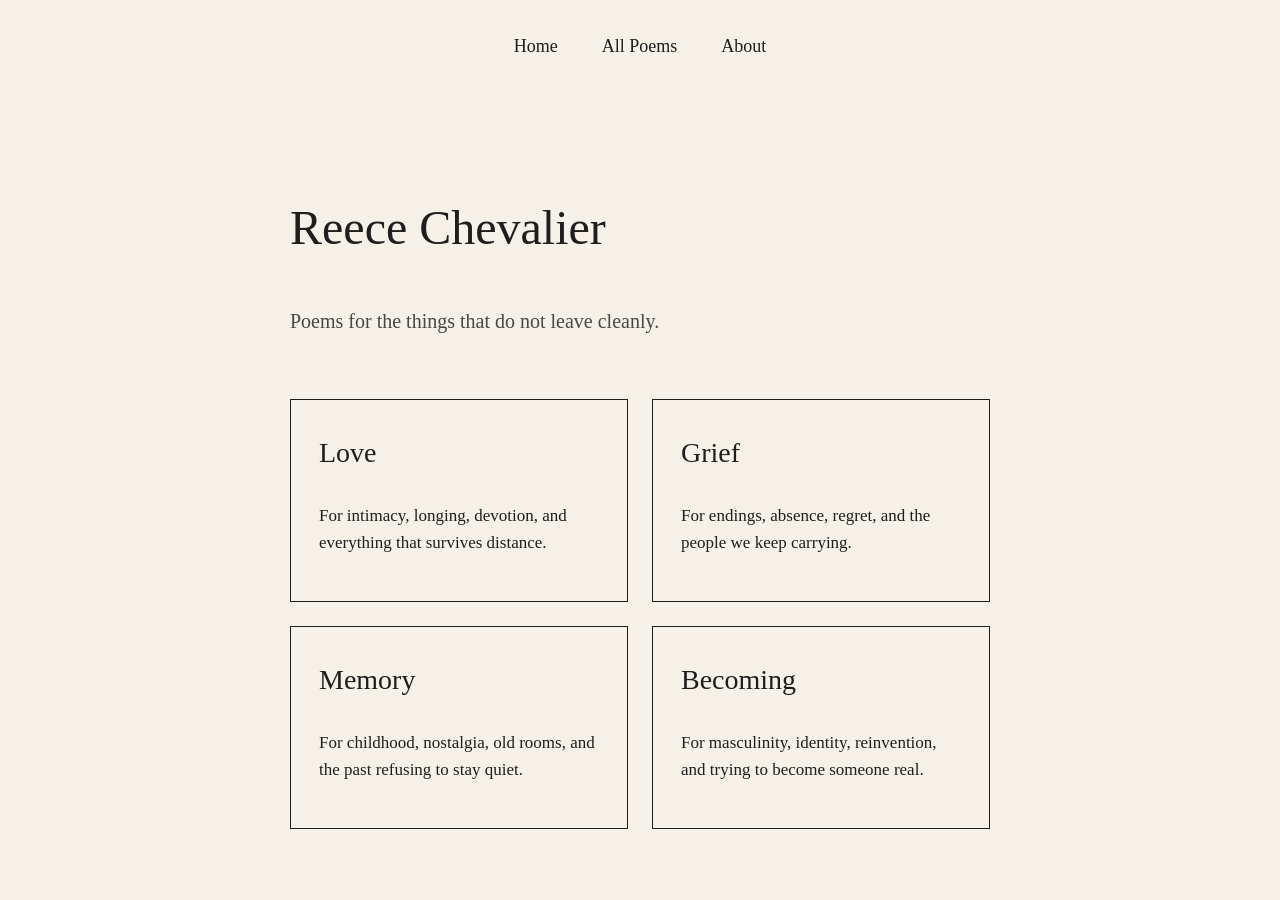
<file: index.html>
<!DOCTYPE html>
<html lang="en">
<head>
    <meta charset="UTF-8">
    <meta name="viewport" content="width=device-width, initial-scale=1.0">
    <title>Reece Chevalier</title>
    <link rel="stylesheet" href="style.css">
</head>
<body>

    <nav>
        <a href="index.html">Home</a>
        <a href="poems.html">All Poems</a>
        <a href="about.html">About</a>
    </nav>

    <main class="home">
        <h1>Reece Chevalier</h1>

        <p class="tagline">
            Poems for the things that do not leave cleanly.
        </p>

        <section class="themes">
            <a class="theme-card" href="love.html">
                <h2>Love</h2>
                <p>For intimacy, longing, devotion, and everything that survives distance.</p>
            </a>

            <a class="theme-card" href="grief.html">
                <h2>Grief</h2>
                <p>For endings, absence, regret, and the people we keep carrying.</p>
            </a>

            <a class="theme-card" href="memory.html">
                <h2>Memory</h2>
                <p>For childhood, nostalgia, old rooms, and the past refusing to stay quiet.</p>
            </a>

            <a class="theme-card" href="becoming.html">
                <h2>Becoming</h2>
                <p>For masculinity, identity, reinvention, and trying to become someone real.</p>
            </a>
        </section>
    </main>

</body>
</html>
</file>
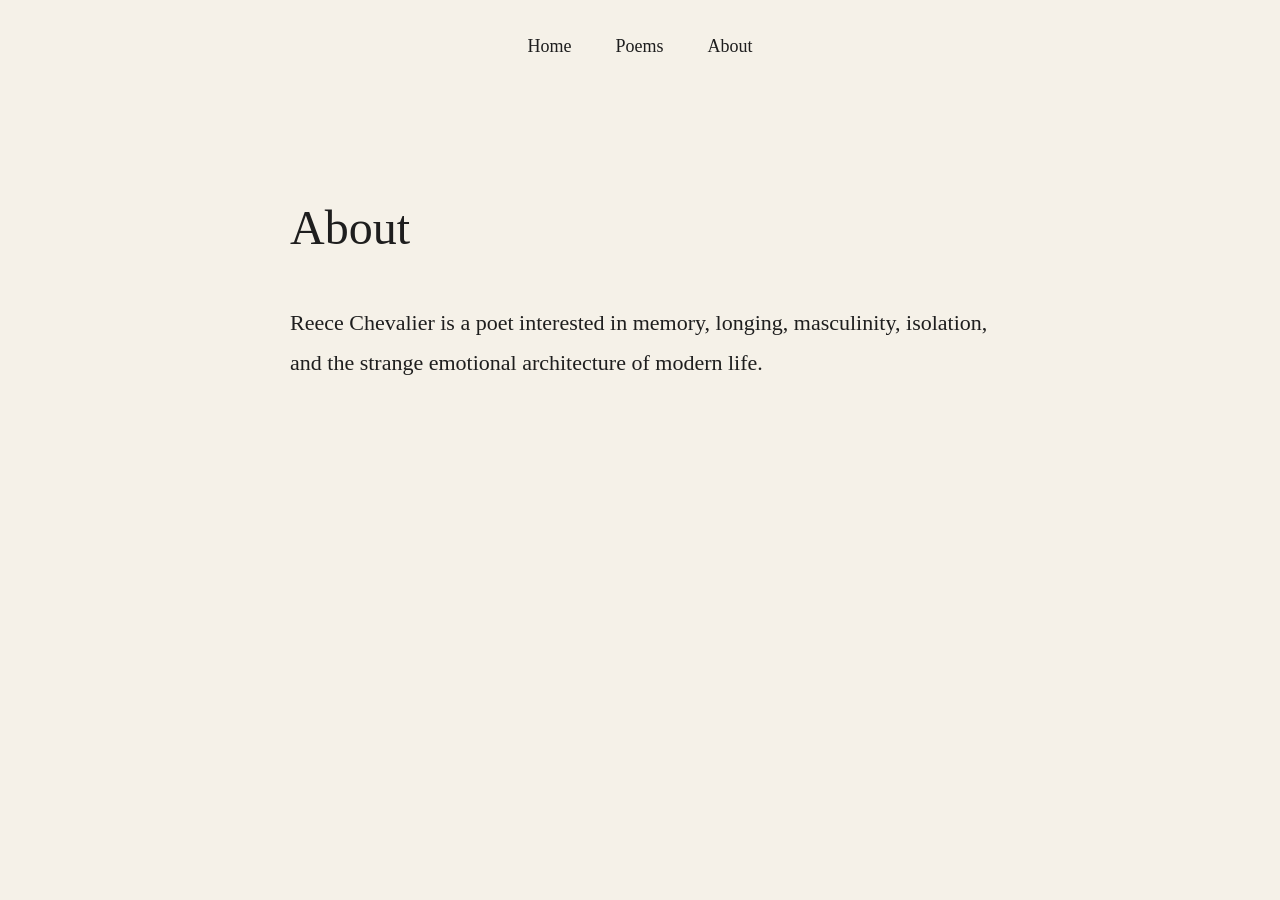
<file: about.html>
<!DOCTYPE html>
<html lang="en">
<head>
    <meta charset="UTF-8">
    <meta name="viewport" content="width=device-width, initial-scale=1.0">
    <title>About</title>
    <link rel="stylesheet" href="style.css">
</head>
<body>

    <nav>
        <a href="index.html">Home</a>
        <a href="poems.html">Poems</a>
        <a href="about.html">About</a>
    </nav>

    <main>
        <h1>About</h1>

        <p class="about-text">
            Reece Chevalier is a poet interested in memory,
            longing, masculinity, isolation, and the strange
            emotional architecture of modern life.
        </p>
    </main>

</body>
</html>
</file>
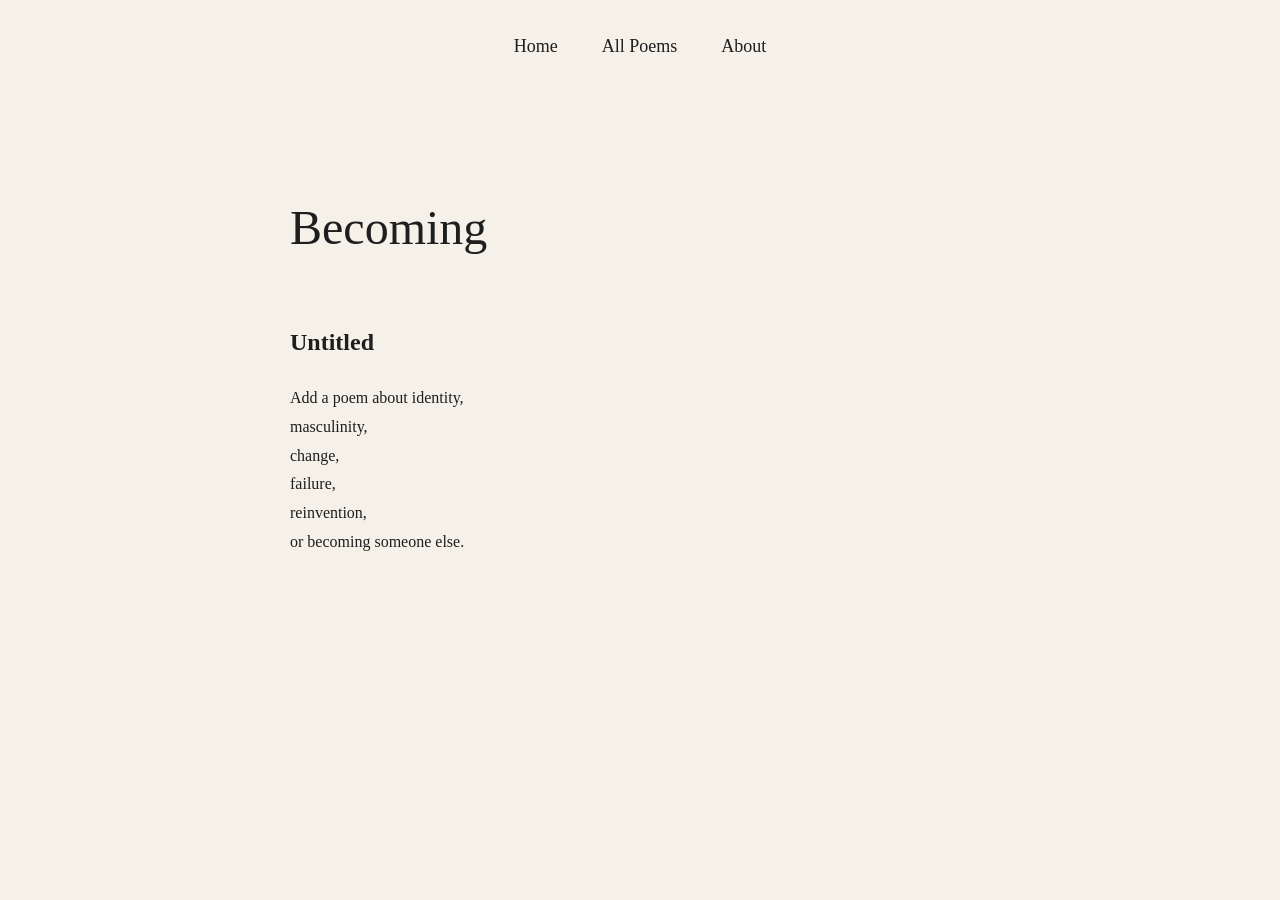
<file: becoming.html>
<!DOCTYPE html>
<html lang="en">
<head>
    <meta charset="UTF-8">
    <meta name="viewport" content="width=device-width, initial-scale=1.0">
    <title>Becoming</title>
    <link rel="stylesheet" href="style.css">
</head>
<body>

    <nav>
        <a href="index.html">Home</a>
        <a href="poems.html">All Poems</a>
        <a href="about.html">About</a>
    </nav>

    <main>
        <h1>Becoming</h1>

        <div class="poem">
            <h2>Untitled</h2>

            <p>
                Add a poem about identity,<br>
                masculinity,<br>
                change,<br>
                failure,<br>
                reinvention,<br>
                or becoming someone else.
            </p>
        </div>

    </main>

</body>
</html>
</file>
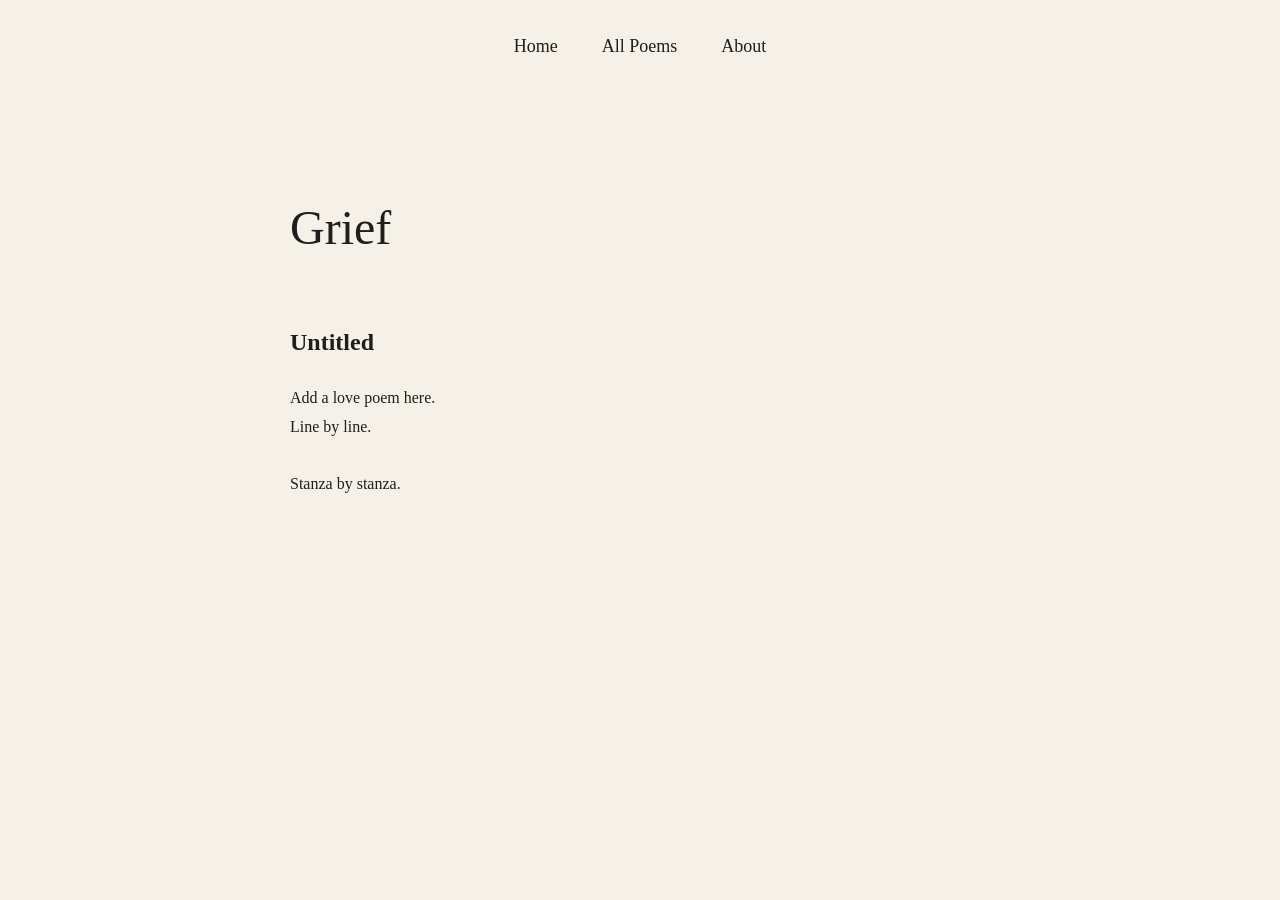
<file: grief.html>
<!DOCTYPE html>
<html lang="en">
<head>
    <meta charset="UTF-8">
    <meta name="viewport" content="width=device-width, initial-scale=1.0">
    <title>Grief Poems</title>
    <link rel="stylesheet" href="style.css">
</head>
<body>

    <nav>
        <a href="index.html">Home</a>
        <a href="poems.html">All Poems</a>
        <a href="about.html">About</a>
    </nav>

    <main>
        <h1>Grief</h1>

        <div class="poem">
            <h2>Untitled</h2>
            <p>
                Add a love poem here.<br>
                Line by line.<br><br>
                Stanza by stanza.
            </p>
        </div>
    </main>

</body>
</html>
</file>
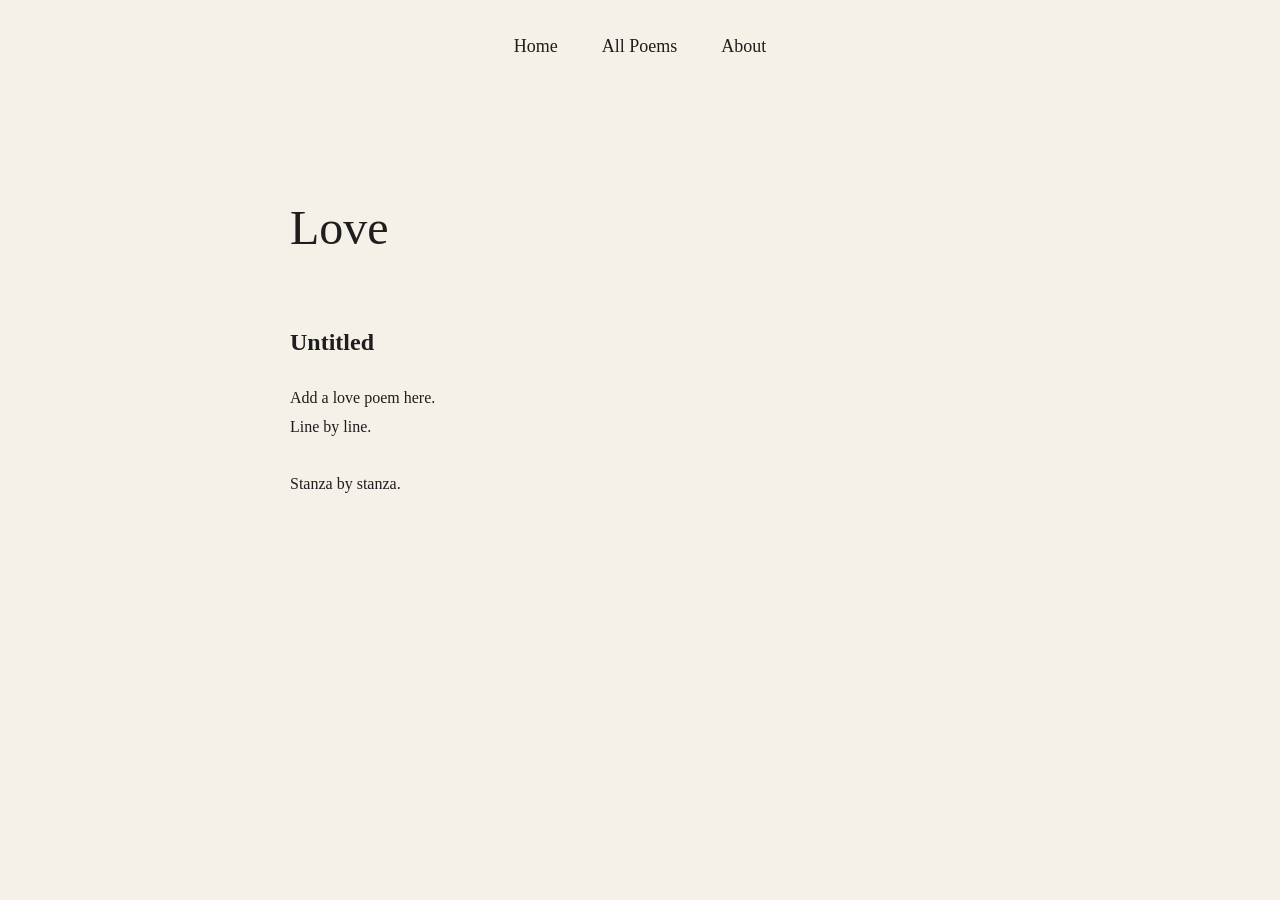
<file: love.html>
<!DOCTYPE html>
<html lang="en">
<head>
    <meta charset="UTF-8">
    <meta name="viewport" content="width=device-width, initial-scale=1.0">
    <title>Love Poems</title>
    <link rel="stylesheet" href="style.css">
</head>
<body>

    <nav>
        <a href="index.html">Home</a>
        <a href="poems.html">All Poems</a>
        <a href="about.html">About</a>
    </nav>

    <main>
        <h1>Love</h1>

        <div class="poem">
            <h2>Untitled</h2>
            <p>
                Add a love poem here.<br>
                Line by line.<br><br>
                Stanza by stanza.
            </p>
        </div>
    </main>

</body>
</html>
</file>
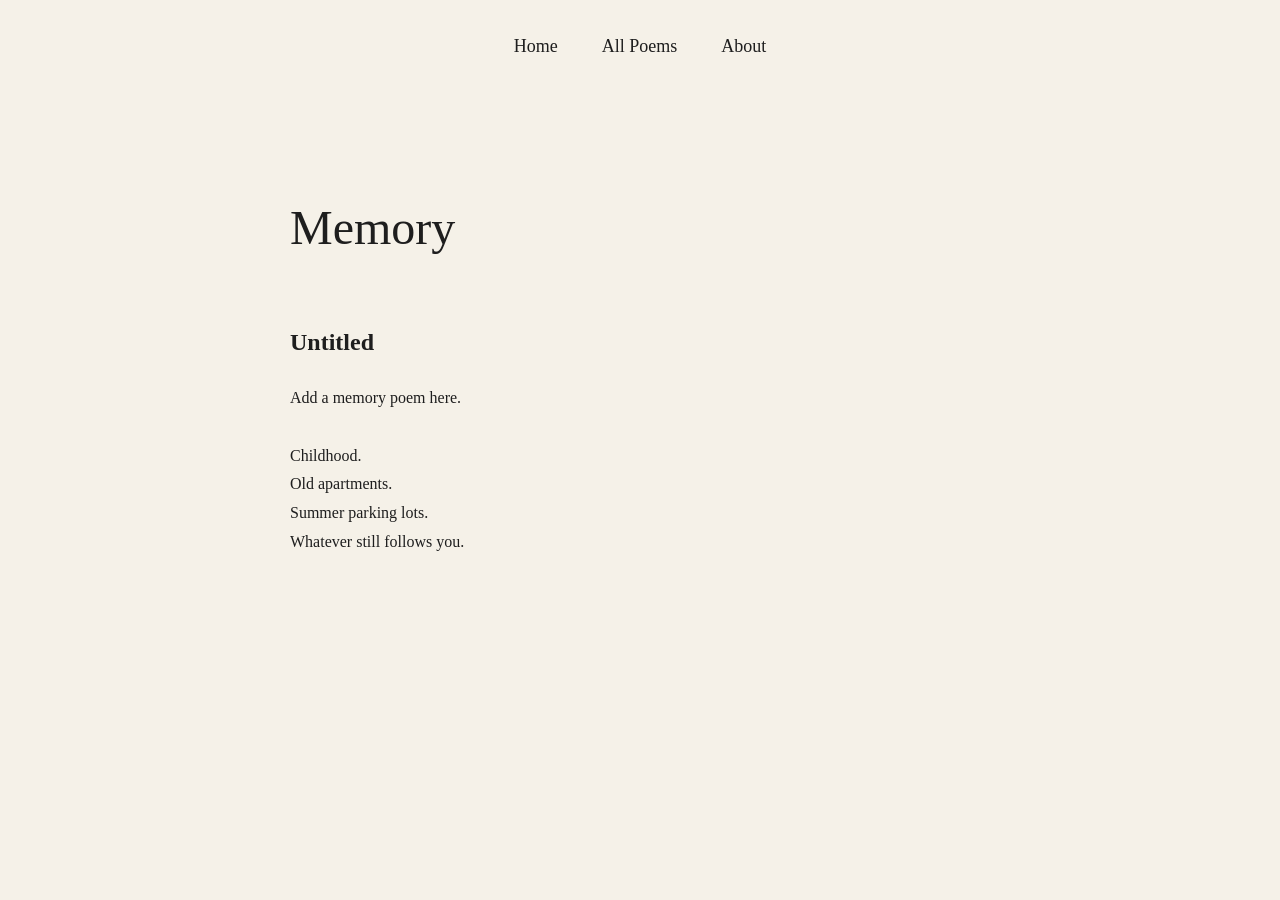
<file: memory.html>
<!DOCTYPE html>
<html lang="en">
<head>
    <meta charset="UTF-8">
    <meta name="viewport" content="width=device-width, initial-scale=1.0">
    <title>Memory Poems</title>
    <link rel="stylesheet" href="style.css">
</head>
<body>

    <nav>
        <a href="index.html">Home</a>
        <a href="poems.html">All Poems</a>
        <a href="about.html">About</a>
    </nav>

    <main>
        <h1>Memory</h1>

        <div class="poem">
            <h2>Untitled</h2>

            <p>
                Add a memory poem here.<br><br>

                Childhood.<br>
                Old apartments.<br>
                Summer parking lots.<br>
                Whatever still follows you.
            </p>
        </div>

    </main>

</body>
</html>
</file>
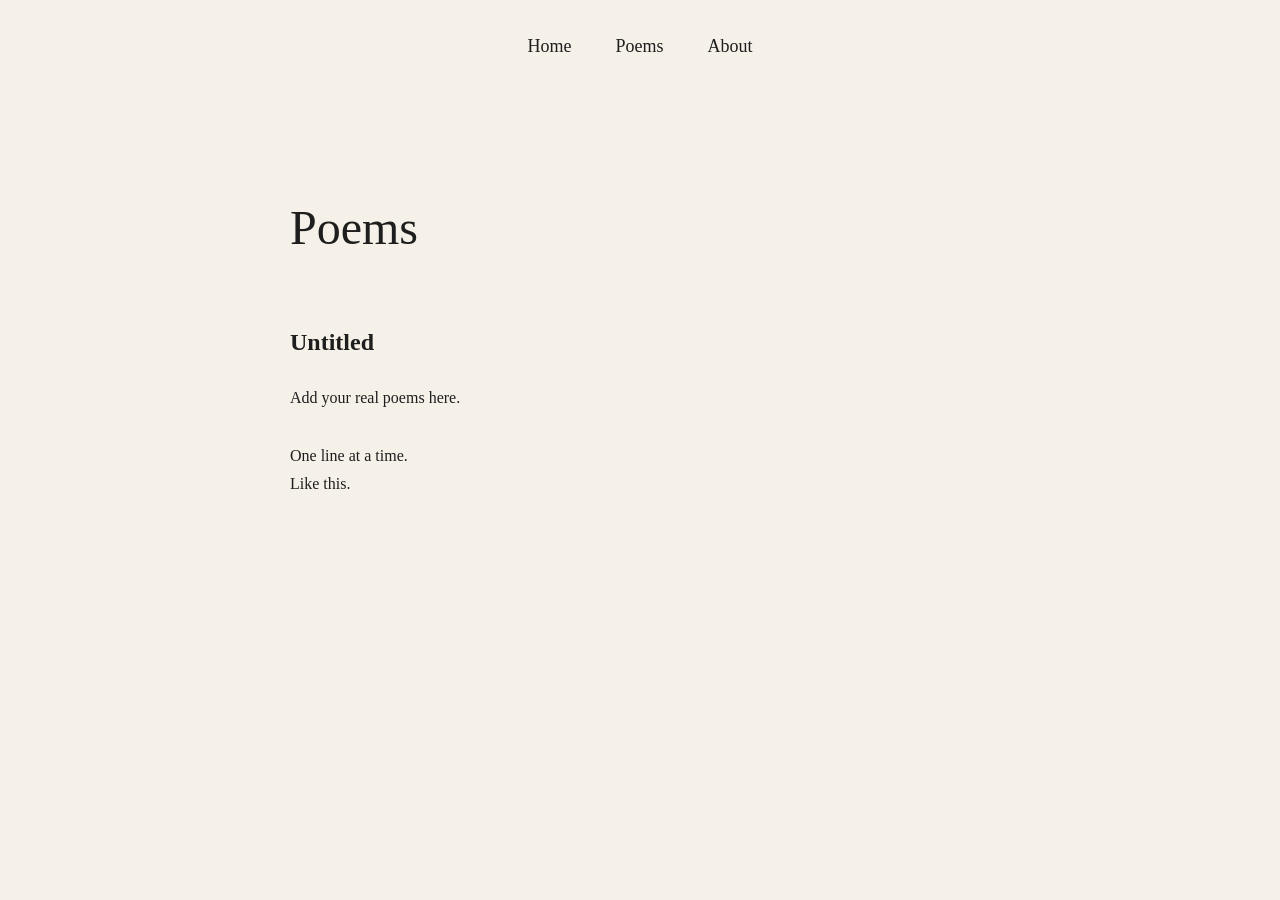
<file: poems.html>
<!DOCTYPE html>
<html lang="en">
<head>
    <meta charset="UTF-8">
    <meta name="viewport" content="width=device-width, initial-scale=1.0">
    <title>Poems</title>
    <link rel="stylesheet" href="style.css">
</head>
<body>

    <nav>
        <a href="index.html">Home</a>
        <a href="poems.html">Poems</a>
        <a href="about.html">About</a>
    </nav>

    <main>
        <h1>Poems</h1>

        <div class="poem">
            <h2>Untitled</h2>

            <p>
                Add your real poems here.<br><br>

                One line at a time.<br>
                Like this.
            </p>
        </div>

    </main>

</body>
</html>
</file>
<file: style.css>
body {
    background-color: #f5f1e8;
    color: #1e1e1e;
    font-family: Georgia, serif;
    margin: 0;
    padding: 0;
    line-height: 1.8;
}

nav {
    padding: 30px;
    text-align: center;
}

nav a {
    color: #1e1e1e;
    text-decoration: none;
    margin: 0 20px;
    font-size: 18px;
}

main {
    max-width: 700px;
    margin: auto;
    padding: 60px 20px;
}

h1 {
    font-size: 48px;
    font-weight: normal;
}

.tagline {
    font-size: 20px;
    margin-bottom: 60px;
    opacity: 0.8;
}

.featured-poem {
    margin-top: 60px;
    font-size: 22px;
}

.poem {
    margin-top: 50px;
}

.about-text {
    font-size: 22px;
}

.themes {
    display: grid;
    grid-template-columns: 1fr 1fr;
    gap: 24px;
    margin-top: 60px;
}

.theme-card {
    display: block;
    padding: 28px;
    border: 1px solid #1e1e1e;
    color: #1e1e1e;
    text-decoration: none;
    transition: all 0.2s ease;
}

.theme-card:hover {
    background-color: #1e1e1e;
    color: #f5f1e8;
}

.theme-card h2 {
    font-weight: normal;
    font-size: 28px;
    margin-top: 0;
}

.theme-card p {
    font-size: 17px;
    line-height: 1.6;
}

@media (max-width: 700px) {
    .themes {
        grid-template-columns: 1fr;
    }

    h1 {
        font-size: 38px;
    }

    nav a {
        margin: 0 10px;
        font-size: 16px;
    }
}
</file>
